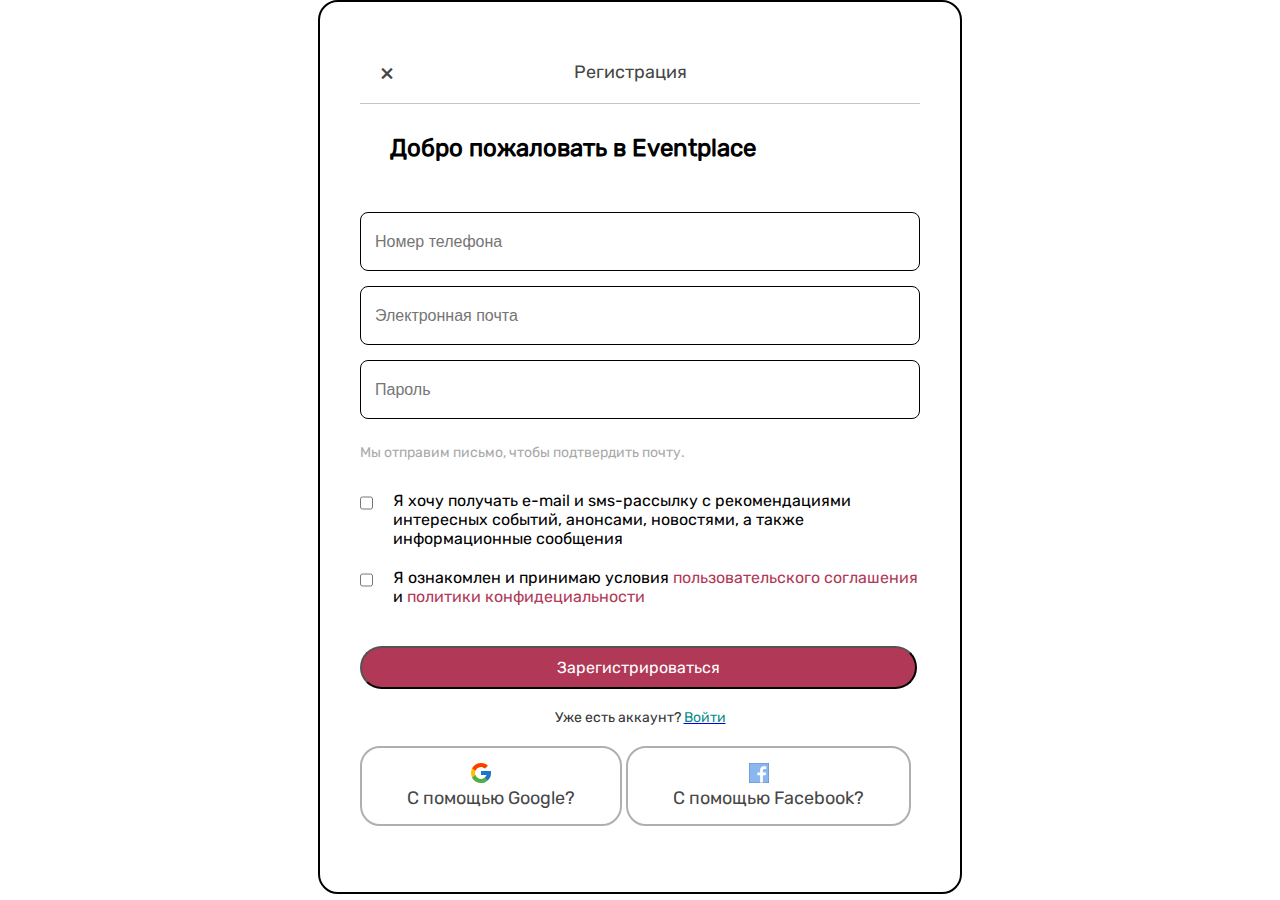
<file: first.html>
<!DOCTYPE html>
<html lang="en">
<head>
    <meta charset="UTF-8">
    <meta http-equiv="X-UA-Compatible" content="IE=edge">
    <meta name="viewport" content="width-device-width, initial-scale-1.0">
    <link rel="stylesheet" href="assets/css/style.css">
    <title>Регистрация</title>
</head>
<body>
    <div class="registration">
        <div class="registration__header">
            <p class="registration__subtitle">
                Регистрация
            </p>
        </div>
        <form action="" class="regisration__form">
            <h2 class="registration__form__title">Добро пожаловать в Eventplace</h2>
            <div class="registration__inputs">
                <input type="tel" class="registration__form__input" placeholder="Номер телефона">
                <input type="email" class="registration__form__input" placeholder="Электронная почта">
                <input type="password" class="registration__form__input" placeholder="Пароль">
            </div>
            <p class="registration__form__subtext">Мы отправим письмо, чтобы подтвердить почту.</p>
            <div class="registration__form__agree">
                <input type="checkbox" class="registration__form__check" id="check1">
                <label for="check1">Я хочу получать e-mail и sмs-рассылку с рекомендациями интересных событий, анонсами, новостями, а также информационные сообщения</label>
            </div>
            <div class="registration__form__agree">
                <input type="checkbox" class="registration__form__check" id="check2">
                <label for="check2">Я ознакомлен и принимаю условия <a class="registration__form__link">пользовательского соглашения</a> и <a class="registration__form__link">политики конфидециальности </a>
            </div>
            <button class="registration__form__btn">Зарегистрироваться</button>
            <p class="registration__form__enter">Уже есть аккаунт? <a href="last.html"><span>Войти</span></a></p>
           <button class="registration__form__button google">С помощью Google?</button>
           <button class="registration__form__button facebook">C помощью Facebook?</button>
        </form>
    </div>
</body>
</html>
</file>
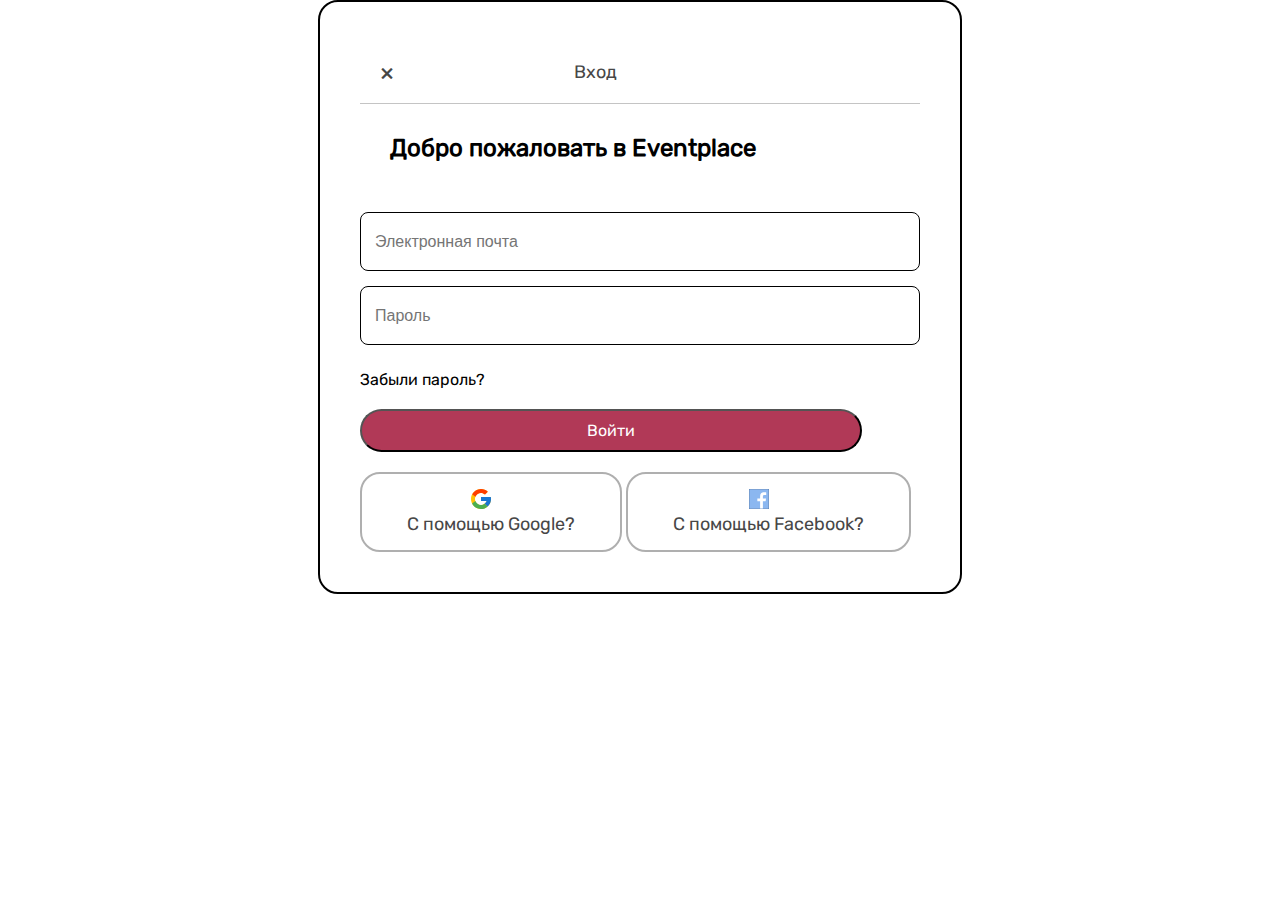
<file: last.html>
<!DOCTYPE html>
<html lang="en">
<head>
    <meta charset="UTF-8">
    <meta http-equiv="X-UA-Compatible" content="IE=edge">
    <meta name="viewport" content="width-device-width, initial-scale-1.0">
    <link rel="stylesheet" href="assets/css/style2.css">
    <title>Вход</title>
</head>
<body>
    <div class="registration">
        <div class="registration__header">
            <p class="registration__subtitle">
                Вход
            </p>
        </div>
        <form action="" class="regisration__form">
            <h2 class="registration__form__title">Добро пожаловать в Eventplace</h2>
            <div class="registration__inputs">
                <input type="email" class="registration__form__input" placeholder="Электронная почта">
                <input type="password" class="registration__form__input" placeholder="Пароль">
            </div>
            <label for="registration__form__agree">Забыли пароль?</label>
            <button class="registration__form__btn">Войти</button>
           <button class="registration__form__button google">С помощью Google?</button>
           <button class="registration__form__button facebook">C помощью Facebook?</button>
        </form>
    </div>
</body>
</html>
</file>
<file: assets/css/style.css>
*{
    margin: 0;
    padding: 0;
}

/* form1 */
@font-face {
    font-family: 'Rubik';
    src: url('../fonts/Rubik-Regular.ttf');
}
.registration{
font-family: 'Rubik';
width: 560px;
height: 810px;
border-radius: 20px;
border: 2px solid #000;
margin: 0 auto;
padding: 40px 40px 40px 40px;
}
.registration__form__title{
    display: flex;
    padding: 30px;
}
.registration__header{
    display: flex;
    align-items: center;
    padding: 20px ;
    border-bottom: 1px solid #c4c4c4;
}
.registration__subtitle{
    font-style: normal;
    font-weight: 500;
    font-size: 18px;
    line-height: 21px;
    color: #474747;
    display: flex;
    align-items: center;
}
.registration__subtitle::before{
    content: '\00D7';
    font-size: 25px;
    display: block;
    margin: 0 180px 0 0;
}
.registration__form{
    display: flex;
    flex-direction: column;
    padding: 30px 20px 45px;
}

.registration__inputs{
    display: flex;
    flex-direction: column;
    margin-bottom: 10px;
    padding-top: 20px;
}

.registration__form__input{
    font-style: normal;
    font-weight: 400px;
    font-size: 16px;
    line-height: 19px;
    color: #363636;
    border: 1px solid #000;
    border-radius: 8px;
    padding: 19px 14px;
    margin-bottom: 15px;
}
.registration__form__subtext{
    font-style: normal;
    font-weight: 400px;
    font-size: 14px;
    line-height: 17px;
    color: #a9a9a9;
    margin-bottom: 30px;
}
.registration__form__agree{
    display: flex;
    margin-bottom: 20px;
    
}
.registration__form__check{
    font-family: 'Rubik';
    flex: 3 6 24px;
    background: #FFF;
    border: 1px solid #c4c4c4;
    border-radius: 3px;
    height: 24px;
    margin-right: 20px;
    
}

.registration__form__link{
    color: #b13957;
}

.label{
    font-style: normal;
    font-weight: 400px;
    font-size: 14px;
    line-height: 17px;
    color: #363636;
}
.label span, .registration__form__enter span{
    color: #088c8c;
}
.registration__form__btn{
    font-family: 'Rubik';
    align-items: center;
    font-style: normal;
    font-weight: 500px;
    font-size: 16px;
    line-height: 19px;
    text-align: center;
    color: #FFF;
    background: #b13957;
    border-radius: 30px;
    padding: 10px 195px 10px 195px;
    margin-bottom: 20px;
    margin-top: 20px;
}
.registration__form__enter{
    text-align: center;
    font-family: 'Rubik';;
    font-style: normal;
    font-weight: 400px;
    font-size: 14px;
    line-height: 17px;
    color: #363636;
    align-self: center;
    margin-bottom: 20px;
}
.registration__form__button{
    font-family: 'Rubik';
    text-align: center;
    font-style: normal;
    font-weight: 700px;
    font-size: 18px;
    line-height: 21px;
    color: #474747;
    border: 2px solid #afafaf;
    background-color: #FFF;
    border-radius: 20px;
    padding: 15px 45px 15px 45px;
    margin-bottom: 40px;
}
.google::before{ 
    content: url('../img/google.svg'); 
    display: block; 
    margin-right: 20px; 
} 
.facebook::before{ 
    content: url('../img/facebook.svg'); 
    display: block; 
    margin-right: 20px; 
}
</file>
<file: assets/css/style2.css>
*{
    margin: 0;
    padding: 0;
}

/* form1 */
@font-face {
    font-family: 'Rubik';
    src: url('../fonts/Rubik-Regular.ttf');
}
.registration{
font-family: 'Rubik';
width: 560px;
height: 510px;
border-radius: 20px;
border: 2px solid #000;
margin: 0 auto;
padding: 40px 40px 40px 40px;
}
.registration__form__title{
    display: flex;
    padding: 30px;
}
.registration__header{
    display: flex;
    align-items: center;
    padding: 20px ;
    border-bottom: 1px solid #c4c4c4;
}
.registration__subtitle{
    font-style: normal;
    font-weight: 500;
    font-size: 18px;
    line-height: 21px;
    color: #474747;
    display: flex;
    align-items: center;
}
.registration__subtitle::before{
    content: '\00D7';
    font-size: 25px;
    display: block;
    margin: 0 180px 0 0;
}
.registration__form{
    display: flex;
    flex-direction: column;
    padding: 30px 20px 45px;
}

.registration__inputs{
    display: flex;
    flex-direction: column;
    margin-bottom: 10px;
    padding-top: 20px;
}

.registration__form__input{
    font-style: normal;
    font-weight: 400px;
    font-size: 16px;
    line-height: 19px;
    color: #363636;
    border: 1px solid #000;
    border-radius: 8px;
    padding: 19px 14px;
    margin-bottom: 15px;
}
.registration__form__subtext{
    font-style: normal;
    font-weight: 400px;
    font-size: 14px;
    line-height: 17px;
    color: #a9a9a9;
    margin-bottom: 30px;
}
.registration__form__agree{
    text-align: center;
    display: flex;
    margin-bottom: 20px;
    
}
.registration__form__check{
    text-align: center;
    font-family: 'Rubik';
    flex: 3 6 24px;
    background: #FFF;
    border: 1px solid #c4c4c4;
    border-radius: 3px;
    height: 24px;
    margin-right: 20px;
    
}

.registration__form__link{
    color: #b13957;
}

.label{
    font-style: normal;
    font-weight: 400px;
    font-size: 14px;
    line-height: 17px;
    color: #363636;
}
.label span, .registration__form__enter span{
    color: #088c8c;
}
.registration__form__btn{
    font-family: 'Rubik';
    align-items: center;
    font-style: normal;
    font-weight: 500px;
    font-size: 16px;
    line-height: 19px;
    text-align: center;
    color: #FFF;
    background: #b13957;
    border-radius: 30px;
    padding: 10px 225px 10px 225px;
    margin-bottom: 20px;
    margin-top: 20px;
}
.registration__form__enter{
    text-align: center;
    font-family: 'Rubik';;
    font-style: normal;
    font-weight: 400px;
    font-size: 14px;
    line-height: 17px;
    color: #363636;
    align-self: center;
    margin-bottom: 20px;
}
.registration__form__button{
    font-family: 'Rubik';
    text-align: center;
    font-style: normal;
    font-weight: 700px;
    font-size: 18px;
    line-height: 21px;
    color: #474747;
    border: 2px solid #afafaf;
    background-color: #FFF;
    border-radius: 20px;
    padding: 15px 45px 15px 45px;
    margin-bottom: 40px;
}
.google::before{ 
    content: url('../img/google.svg'); 
    display: block; 
    margin-right: 20px; 
} 
.facebook::before{ 
    content: url('../img/facebook.svg'); 
    display: block; 
    margin-right: 20px; 
}
</file>
